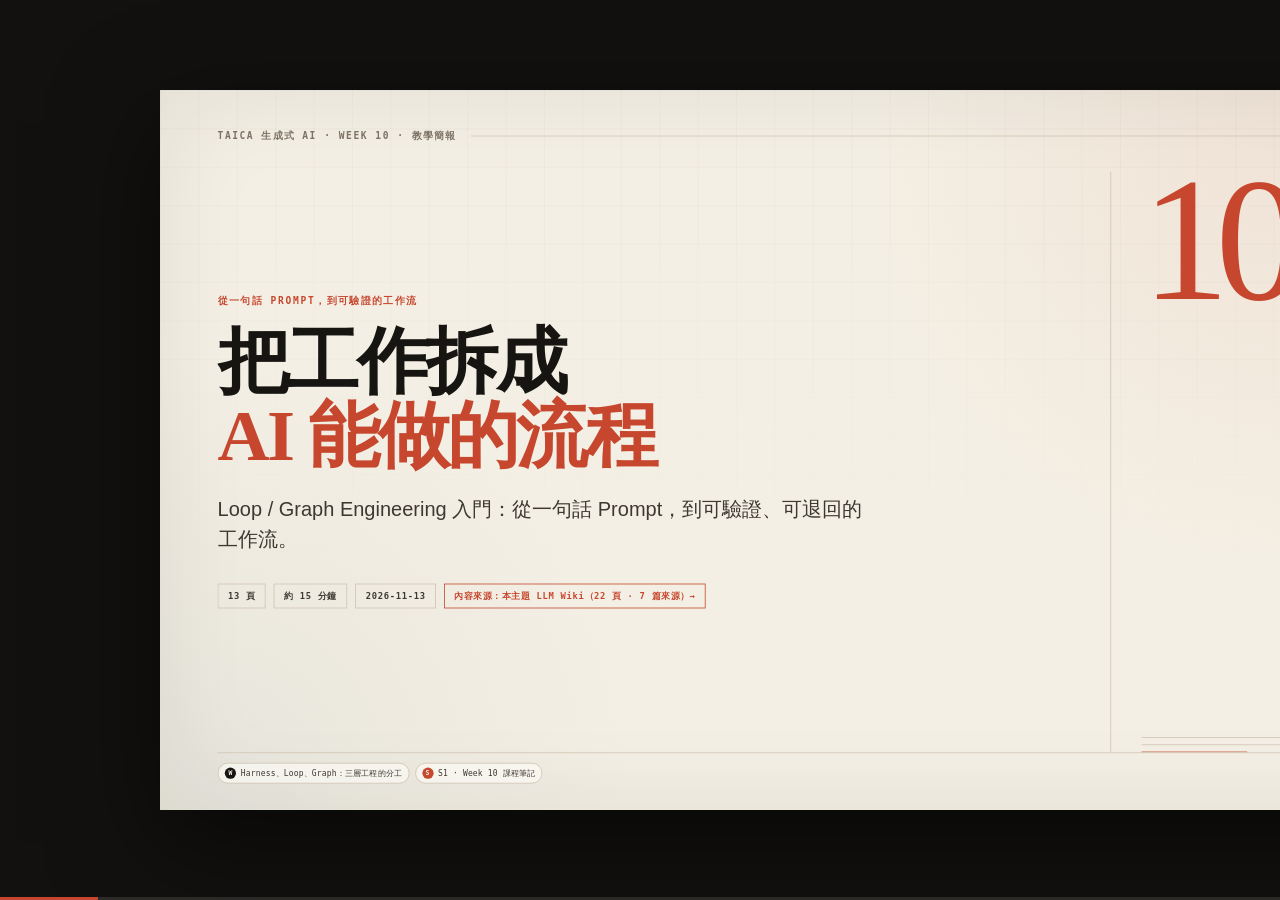
<file: index.html>
<!DOCTYPE html>
<html lang="zh-Hant">
<head>
  <meta charset="utf-8">
  <meta name="viewport" content="width=device-width, initial-scale=1">
  <meta name="description" content="Loop / Graph Engineering 入門">
  <meta name="theme-color" content="#12110f">
  <title>把工作拆成 AI 能做的流程 · Loop / Graph Engineering 入門</title>
  <style>
:root {
  --paper: #f4efe4;
  --paper-2: #e9e0cf;
  --white: #fffdf8;
  --ink: #171512;
  --ink-2: #3d3831;
  --muted: #7c7264;
  --line: #cfc4b2;
  --accent: #c6472e;
  --accent-2: #1f4e5f;
  --gold: #d9a441;
  --serif: "Noto Serif TC", "Songti TC", "PMingLiU", "Palatino Linotype", serif;
  --sans: "Noto Sans TC", "Microsoft JhengHei", "PingFang TC", sans-serif;
  --mono: "JetBrains Mono", "Cascadia Mono", Consolas, monospace;
}

* {
  box-sizing: border-box;
}

html,
body {
  margin: 0;
  height: 100%;
  overflow: hidden;
  background: #12110f;
  color: var(--ink);
  font-family: var(--sans);
}

body {
  display: grid;
  place-items: center;
}

.deck {
  position: fixed;
  inset: 0;
  display: grid;
  place-items: center;
}

.stage {
  position: relative;
  width: 1600px;
  height: 900px;
  transform: scale(var(--scale, 1));
  transform-origin: center center;
  background: var(--paper);
  box-shadow: 0 40px 120px rgba(0, 0, 0, 0.55);
}

.slide {
  position: absolute;
  inset: 0;
  display: flex;
  flex-direction: column;
  padding: 42px 72px 30px;
  background:
    radial-gradient(circle at 88% 8%, rgba(198, 71, 46, 0.07), transparent 32%),
    radial-gradient(circle at 4% 96%, rgba(31, 78, 95, 0.06), transparent 30%),
    var(--paper);
  visibility: hidden;
  opacity: 0;
  pointer-events: none;
  overflow: hidden;
}

.slide::before {
  content: "";
  position: absolute;
  inset: 0;
  pointer-events: none;
  background-image:
    linear-gradient(to right, rgba(23, 21, 18, 0.045) 1px, transparent 1px),
    linear-gradient(to bottom, rgba(23, 21, 18, 0.045) 1px, transparent 1px);
  background-size: 48px 48px;
  mask-image: linear-gradient(to bottom, rgba(0, 0, 0, 0.6), transparent 72%);
}

.slide::after {
  content: "";
  position: absolute;
  inset: 0;
  pointer-events: none;
  box-shadow: inset 0 0 120px rgba(23, 21, 18, 0.08);
}

.slide.is-active {
  visibility: visible;
  opacity: 1;
  pointer-events: auto;
}

.slide-top {
  position: relative;
  z-index: 2;
  display: flex;
  align-items: center;
  gap: 18px;
  height: 30px;
  flex: 0 0 auto;
}

.kicker {
  font: 600 12px/1 var(--mono);
  letter-spacing: 0.16em;
  text-transform: uppercase;
  color: var(--muted);
  white-space: nowrap;
}

.top-rule {
  flex: 1 1 auto;
  height: 1px;
  background: var(--line);
}

.top-index {
  font: 700 12px/1 var(--mono);
  letter-spacing: 0.08em;
  color: var(--accent);
}

.slide-inner {
  position: relative;
  z-index: 2;
  flex: 1 1 auto;
  min-height: 0;
  display: flex;
  flex-direction: column;
  padding-top: 24px;
  overflow: hidden;
}

.slide-footer {
  position: relative;
  z-index: 2;
  flex: 0 0 auto;
  display: flex;
  align-items: center;
  justify-content: space-between;
  gap: 16px;
  height: 42px;
  padding-top: 9px;
  border-top: 1px solid var(--line);
}

.cite-chips {
  display: flex;
  align-items: center;
  gap: 7px;
  flex-wrap: wrap;
  min-width: 0;
}

.cite-chip {
  display: inline-flex;
  align-items: center;
  gap: 6px;
  padding: 5px 8px;
  border: 1px solid var(--line);
  border-radius: 999px;
  background: rgba(255, 253, 248, 0.62);
  color: var(--ink-2);
  font: 500 10px/1 var(--mono);
  letter-spacing: 0.02em;
  text-decoration: none;
  white-space: nowrap;
}

.cite-chip::before {
  display: inline-grid;
  place-items: center;
  width: 14px;
  height: 14px;
  border-radius: 50%;
  background: var(--ink);
  color: var(--paper);
  font: 700 8px/1 var(--mono);
}

.cite-chip.wiki::before {
  content: "W";
}

.cite-chip.src::before {
  content: "S";
  background: var(--accent);
}

.cite-chip:hover {
  border-color: var(--accent);
  color: var(--accent);
}

.page-no {
  font: 600 11px/1 var(--mono);
  letter-spacing: 0.08em;
  color: var(--muted);
  white-space: nowrap;
}

h1,
h2,
h3,
p,
blockquote {
  margin: 0;
}

h1 {
  font-family: var(--serif);
  font-weight: 600;
  font-size: 78px;
  line-height: 1.02;
  letter-spacing: -0.035em;
}

h2 {
  font-family: var(--serif);
  font-weight: 600;
  font-size: 56px;
  line-height: 1.06;
  letter-spacing: -0.03em;
}

h3 {
  font-family: var(--sans);
  font-weight: 700;
  font-size: 26px;
  line-height: 1.2;
}

em {
  font-style: normal;
  color: var(--accent);
}

.lead {
  max-width: 1020px;
  margin-top: 16px;
  color: var(--ink-2);
  font-size: 23px;
  line-height: 1.55;
}

.section-head {
  flex: 0 0 auto;
}

.bottom-note {
  flex: 0 0 auto;
  margin-top: auto;
  padding-top: 14px;
  border-top: 1px solid var(--line);
  color: var(--ink-2);
  font: 600 17px/1.4 var(--sans);
}

.bottom-note::before {
  content: "↳";
  margin-right: 10px;
  color: var(--accent);
  font-family: var(--mono);
}

/* Cover */
.layout-cover .slide-inner {
  padding-top: 30px;
}

.cover-grid {
  display: grid;
  grid-template-columns: 1fr 340px;
  gap: 58px;
  height: 100%;
}

.cover-main {
  display: flex;
  flex-direction: column;
  justify-content: center;
  padding-bottom: 24px;
}

.cover-eyebrow {
  margin-bottom: 24px;
  color: var(--accent);
  font: 700 12px/1 var(--mono);
  letter-spacing: 0.18em;
  text-transform: uppercase;
}

.cover-main h1 {
  font-size: 90px;
}

.cover-sub {
  max-width: 820px;
  margin-top: 26px;
  color: var(--ink-2);
  font-size: 25px;
  line-height: 1.55;
}

.cover-meta {
  display: flex;
  gap: 10px;
  margin-top: 36px;
}

.cover-meta .cover-wiki {
  padding: 9px 12px;
  border: 1px solid var(--accent, currentColor);
  color: var(--accent, inherit);
  font: 600 11px/1 var(--mono);
  letter-spacing: 0.08em;
  text-decoration: none;
}

.cover-meta span {
  padding: 9px 12px;
  border: 1px solid var(--line);
  color: var(--ink-2);
  font: 600 11px/1 var(--mono);
  letter-spacing: 0.08em;
}

.cover-side {
  display: flex;
  flex-direction: column;
  justify-content: space-between;
  padding-left: 38px;
  border-left: 1px solid var(--line);
}

.cover-mark {
  color: var(--accent);
  font-family: var(--serif);
  font-size: 220px;
  line-height: 0.78;
  letter-spacing: -0.08em;
}

.cover-lines {
  display: flex;
  flex-direction: column;
  gap: 8px;
}

.cover-lines span {
  height: 1px;
  background: var(--line);
}

.cover-lines span:nth-child(2) {
  width: 72%;
}

.cover-lines span:nth-child(3) {
  width: 44%;
  background: var(--accent);
}

/* Three-up cards */
.cards.three {
  display: grid;
  grid-template-columns: repeat(3, 1fr);
  gap: 18px;
  margin-top: 34px;
}

.card {
  display: flex;
  flex-direction: column;
  min-height: 268px;
  padding: 22px 22px 20px;
  border: 1px solid var(--line);
  border-top: 4px solid var(--ink);
  background: rgba(255, 253, 248, 0.55);
}

.card-num {
  color: var(--accent);
  font: 700 12px/1 var(--mono);
  letter-spacing: 0.14em;
}

.card h3 {
  margin-top: 16px;
  font-size: 28px;
}

.card p {
  margin-top: 12px;
  color: var(--ink-2);
  font-size: 19px;
  line-height: 1.55;
}

.tag {
  align-self: flex-start;
  margin-top: auto;
  padding-bottom: 4px;
  border-bottom: 2px solid var(--gold);
  color: var(--muted);
  font: 600 10px/1 var(--mono);
  letter-spacing: 0.12em;
  text-transform: uppercase;
}

/* Diagram */
.diagram-wrap {
  flex: 1 1 auto;
  min-height: 0;
  display: flex;
  align-items: center;
  margin-top: 12px;
}

.diagram-wrap svg {
  width: 100%;
  height: auto;
  max-height: 100%;
}

.diagram-notes {
  display: grid;
  grid-template-columns: repeat(3, 1fr);
  gap: 18px;
  margin-top: 8px;
}

.diagram-notes > div {
  padding-left: 14px;
  border-left: 3px solid var(--accent);
}

.diagram-notes strong {
  display: block;
  margin-bottom: 6px;
  color: var(--accent);
  font: 700 11px/1 var(--mono);
  letter-spacing: 0.14em;
  text-transform: uppercase;
}

.diagram-notes p {
  color: var(--ink-2);
  font-size: 15px;
  line-height: 1.45;
}

/* Loop */
.loop-layout {
  flex: 1 1 auto;
  min-height: 0;
  display: grid;
  grid-template-columns: 520px 1fr;
  gap: 40px;
  align-items: center;
}

.loop-visual svg {
  width: 100%;
  height: auto;
}

.loop-list {
  display: flex;
  flex-direction: column;
  gap: 9px;
}

.loop-item {
  display: grid;
  grid-template-columns: 42px 1fr;
  gap: 12px;
  padding-bottom: 9px;
  border-bottom: 1px solid var(--line);
}

.loop-item .num {
  padding-top: 3px;
  color: var(--accent);
  font: 700 12px/1 var(--mono);
}

.loop-item h3 {
  font-size: 21px;
}

.loop-item p {
  margin-top: 4px;
  color: var(--ink-2);
  font-size: 15px;
  line-height: 1.45;
}

/* Split */
.split {
  flex: 0 0 auto;
  min-height: 0;
  display: grid;
  grid-template-columns: 1fr 1fr;
  gap: 44px;
  margin-top: 26px;
  align-items: start;
}

.split-col {
  min-width: 0;
}

.split-col > h3 {
  margin-bottom: 16px;
  color: var(--accent);
  font: 700 11px/1 var(--mono);
  letter-spacing: 0.14em;
  text-transform: uppercase;
}

.bullet-list {
  display: flex;
  flex-direction: column;
  gap: 13px;
  margin: 0;
  padding: 0;
  list-style: none;
}

.bullet-list li {
  position: relative;
  padding-left: 24px;
  color: var(--ink-2);
  font-size: 19px;
  line-height: 1.5;
}

.bullet-list li::before {
  content: "—";
  position: absolute;
  left: 0;
  color: var(--accent);
}

.panel {
  padding: 24px;
  border: 1px solid var(--line);
  background: rgba(255, 253, 248, 0.55);
}

.code-block {
  margin: 0;
  padding: 20px;
  overflow: hidden;
  background: var(--ink);
  color: #f4efe4;
  font: 500 16px/1.75 var(--mono);
  white-space: pre;
}

.callout {
  max-width: 1180px;
  margin-top: 30px;
  padding: 18px 0 0 22px;
  border-left: 4px solid var(--accent);
  color: var(--ink);
  font-family: var(--serif);
  font-size: 28px;
  line-height: 1.45;
}

.warning {
  max-width: 1100px;
  margin-top: 18px;
  padding: 15px 18px;
  border-left: 4px solid var(--gold);
  background: rgba(217, 164, 65, 0.12);
  color: var(--ink-2);
  font-size: 17px;
  line-height: 1.5;
}

.warning::before {
  content: "注意";
  margin-right: 10px;
  color: var(--accent);
  font: 700 11px/1 var(--mono);
  letter-spacing: 0.12em;
}

.flow-strip {
  display: flex;
  align-items: center;
  gap: 12px;
  margin-top: 26px;
  padding: 14px 0;
  border-top: 1px solid var(--line);
  border-bottom: 1px solid var(--line);
}

.flow-strip span {
  padding: 8px 12px;
  border: 1px solid var(--line);
  color: var(--ink-2);
  font: 600 12px/1 var(--mono);
  letter-spacing: 0.08em;
}

.flow-strip i {
  color: var(--accent);
  font-style: normal;
}

.bar-chart {
  display: flex;
  flex-direction: column;
  gap: 14px;
  max-width: 1100px;
  margin-top: 28px;
}

.bar-row {
  display: grid;
  grid-template-columns: 90px 1fr 50px;
  gap: 14px;
  align-items: center;
}

.bar-label {
  color: var(--muted);
  font: 600 12px/1 var(--mono);
  letter-spacing: 0.08em;
}

.bar-track {
  height: 20px;
  background: var(--paper-2);
}

.bar-fill {
  height: 100%;
  background: var(--accent);
}

.bar-value {
  color: var(--accent);
  font: 700 13px/1 var(--mono);
  text-align: right;
}

/* Pipeline */
.pipeline-wrap {
  flex: 1 1 auto;
  min-height: 0;
  display: flex;
  align-items: center;
  margin-top: 8px;
}

.pipeline-wrap svg {
  width: 100%;
  height: auto;
  max-height: 100%;
}

/* Table */
.deck-table {
  width: 100%;
  margin-top: 24px;
  border-collapse: collapse;
}

.deck-table th {
  padding: 0 16px 11px 0;
  border-bottom: 2px solid var(--ink);
  color: var(--muted);
  font: 700 11px/1 var(--mono);
  letter-spacing: 0.14em;
  text-align: left;
  text-transform: uppercase;
}

.deck-table td {
  padding: 21px 16px 21px 0;
  border-bottom: 1px solid var(--line);
  color: var(--ink-2);
  font-size: 19px;
  line-height: 1.45;
  vertical-align: top;
}

.deck-table td:first-child {
  width: 20%;
  color: var(--ink);
  font-weight: 700;
}

.deck-table td:nth-child(2) {
  width: 32%;
}

/* Metrics */
.metrics-row {
  display: grid;
  grid-template-columns: repeat(5, 1fr);
  gap: 14px;
  margin-top: 38px;
}

.metric {
  padding-top: 14px;
  border-top: 4px solid var(--ink);
}

.metric .value {
  color: var(--accent);
  font-family: var(--serif);
  font-size: 78px;
  line-height: 0.9;
  letter-spacing: -0.04em;
}

.metric .label {
  margin-top: 10px;
  color: var(--muted);
  font: 600 11px/1 var(--mono);
  letter-spacing: 0.12em;
}

.metric-pipeline {
  display: flex;
  align-items: center;
  gap: 10px;
  margin-top: auto;
  padding-top: 18px;
  border-top: 1px solid var(--line);
  color: var(--muted);
  font: 600 11px/1 var(--mono);
  letter-spacing: 0.08em;
}

.metric-pipeline span {
  padding: 7px 10px;
  border: 1px solid var(--line);
}

.metric-pipeline i {
  color: var(--accent);
  font-style: normal;
}

/* Checklist */
.checklist-grid {
  display: grid;
  grid-template-columns: 1fr 1fr;
  gap: 18px 28px;
  margin-top: 32px;
}

.check-item {
  display: grid;
  grid-template-columns: 26px 1fr;
  gap: 12px;
  align-items: start;
  padding-bottom: 15px;
  border-bottom: 1px solid var(--line);
}

.check-item .box {
  position: relative;
  width: 17px;
  height: 17px;
  margin-top: 2px;
  border: 2px solid var(--ink);
}

.check-item .box::after {
  content: "";
  position: absolute;
  left: 3px;
  top: -1px;
  width: 7px;
  height: 12px;
  border-right: 2px solid var(--accent);
  border-bottom: 2px solid var(--accent);
  transform: rotate(42deg);
}

.check-item p {
  color: var(--ink-2);
  font-size: 20px;
  line-height: 1.45;
}

/* End */
.end-layout {
  display: grid;
  grid-template-columns: 1fr 340px;
  gap: 56px;
  height: 100%;
  align-items: center;
}

.end-layout h1 {
  font-size: 82px;
}

.end-sub {
  margin-top: 24px;
  color: var(--ink-2);
  font-size: 23px;
  line-height: 1.5;
}

.end-layout blockquote {
  margin-top: 34px;
  padding-left: 20px;
  border-left: 4px solid var(--accent);
  font-family: var(--serif);
  font-size: 27px;
  line-height: 1.42;
}

.end-links {
  display: flex;
  flex-direction: column;
  gap: 9px;
}

.end-links a {
  display: flex;
  align-items: center;
  justify-content: space-between;
  padding: 15px 17px;
  border: 1px solid var(--line);
  color: var(--ink);
  font: 600 13px/1 var(--mono);
  text-decoration: none;
}

.end-links a::after {
  content: "↗";
  color: var(--accent);
}

.end-links a:hover {
  border-color: var(--accent);
  color: var(--accent);
}

/* HUD */
.hud {
  position: fixed;
  right: 14px;
  top: 50%;
  bottom: auto;
  left: auto;
  z-index: 50;
  display: flex;
  flex-direction: column;
  gap: 7px;
  transform: translateY(-50%);
  opacity: 0;
  pointer-events: none;
  transition: opacity 0.2s ease;
}

.hud-trigger {
  position: fixed;
  top: 0;
  right: 0;
  bottom: 0;
  z-index: 49;
  width: 16px;
}

.hud-trigger:hover + .hud,
.hud:hover,
.hud:focus-within {
  opacity: 1;
  pointer-events: auto;
}

.hud button {
  min-width: 52px;
  padding: 7px 10px;
  border: 1px solid rgba(244, 239, 228, 0.28);
  background: rgba(18, 17, 15, 0.72);
  color: #f4efe4;
  font: 600 10px/1 var(--mono);
  letter-spacing: 0.08em;
  text-align: center;
  cursor: pointer;
}

.hud button:hover {
  border-color: var(--accent);
  color: var(--accent);
}

.progress {
  position: fixed;
  left: 0;
  right: 0;
  bottom: 0;
  z-index: 60;
  height: 3px;
  background: rgba(244, 239, 228, 0.12);
}

.progress-bar {
  width: 0;
  height: 100%;
  background: var(--accent);
  transition: width 0.25s ease;
}

/* Overview */
.overview,
.help {
  position: fixed;
  inset: 0;
  z-index: 100;
  display: none;
  padding: 38px;
  overflow: auto;
  background: rgba(18, 17, 15, 0.96);
  color: #f4efe4;
}

.overview.is-open,
.help.is-open {
  display: block;
}

.overview h2,
.help h2 {
  margin-bottom: 22px;
  color: #f4efe4;
  font-family: var(--serif);
  font-size: 34px;
}

.overview-grid {
  display: grid;
  grid-template-columns: repeat(4, 1fr);
  gap: 14px;
}

.overview-card {
  padding: 16px;
  border: 1px solid rgba(244, 239, 228, 0.2);
  background: rgba(244, 239, 228, 0.04);
  cursor: pointer;
}

.overview-card:hover {
  border-color: var(--accent);
}

.overview-card .n {
  color: var(--accent);
  font: 700 11px/1 var(--mono);
}

.overview-card .t {
  margin-top: 10px;
  color: #f4efe4;
  font-size: 15px;
  line-height: 1.35;
}

.help-body {
  max-width: 760px;
  color: rgba(244, 239, 228, 0.82);
  font-size: 16px;
  line-height: 1.7;
}

.help-body kbd {
  padding: 2px 6px;
  border: 1px solid rgba(244, 239, 228, 0.3);
  font-family: var(--mono);
  font-size: 12px;
}

/* Motion */
.slide.is-active .slide-inner > * {
  animation: rise 0.42s ease both;
}

.slide.is-active .slide-inner > *:nth-child(2) {
  animation-delay: 0.05s;
}

.slide.is-active .slide-inner > *:nth-child(3) {
  animation-delay: 0.1s;
}

@keyframes rise {
  from {
    opacity: 0;
    transform: translateY(10px);
  }
  to {
    opacity: 1;
    transform: none;
  }
}

@media (prefers-reduced-motion: reduce) {
  *,
  *::before,
  *::after {
    animation: none !important;
    transition: none !important;
  }
}

html[data-static="true"] *,
html[data-static="true"] *::before,
html[data-static="true"] *::after {
  animation: none !important;
  transition: none !important;
}

@media print {
  html,
  body {
    overflow: visible;
    background: #fff;
  }

  .deck {
    position: static;
    display: block;
  }

  .stage {
    width: auto;
    height: auto;
    transform: none;
    box-shadow: none;
  }

  .slide {
    position: relative;
    width: 1600px;
    height: 900px;
    visibility: visible;
    opacity: 1;
    page-break-after: always;
  }

  .hud,
  .progress,
  .overview,
  .help {
    display: none !important;
  }
}

  </style>
</head>
<body>
  <main class="deck" aria-label="教學簡報">
    <div class="stage">

    <section class="slide layout-cover" id="slide-1" data-wiki="concepts/harness-loop-graph" data-sources="S1" aria-hidden="true">
      <div class="slide-top">
        <span class="kicker">TAICA 生成式 AI · Week 10 · 教學簡報</span>
        <span class="top-rule"></span>
        <span class="top-index">01</span>
      </div>
      <div class="slide-inner">
      <div class="cover-grid">
        <div class="cover-main">
          <div class="cover-eyebrow">從一句話 Prompt，到可驗證的工作流</div>
          <h1>把工作拆成<br><em>AI 能做的流程</em></h1>
          <p class="cover-sub">Loop / Graph Engineering 入門：從一句話 Prompt，到可驗證、可退回的工作流。</p>
          <div class="cover-meta"><span>13 頁</span><span>約 15 分鐘</span><span>2026-11-13</span><a class="cover-wiki" href="wiki.html">內容來源：本主題 LLM Wiki（22 頁 · 7 篇來源）→</a></div>
        </div>
        <div class="cover-side">
          <div class="cover-mark">10</div>
          <div class="cover-lines"><span></span><span></span><span></span></div>
        </div>
      </div>
    </div>
      <footer class="slide-footer">
        <div class="cite-chips"><a class="cite-chip wiki" href="wiki.html#harness-loop-graph" title="Wiki: concepts/harness-loop-graph">Harness、Loop、Graph：三層工程的分工</a><a class="cite-chip src" href="https://www.youtube.com/live/pEmuTl9vTf8" target="_blank" rel="noopener" title="Week 10 課程筆記">S1 · Week 10 課程筆記</a></div>
        <span class="page-no">01 / 13</span>
      </footer>
    </section>
            
    <section class="slide layout-three-up" id="slide-2" data-wiki="methods/teaching-deck-pipeline,concepts/verification" data-sources="S1" aria-hidden="true">
      <div class="slide-top">
        <span class="kicker">01 / 為什麼</span>
        <span class="top-rule"></span>
        <span class="top-index">02</span>
      </div>
      <div class="slide-inner"><div class="section-head"><h2>你以為在用 AI，<br>其實你在當 AI 的迴圈。</h2><p class="lead">一句話 Prompt 生出 HTML 很快，但接下來是人類無止盡的檢查與重下指令。</p></div><div class="cards three">
            <article class="card">
              <div class="card-num">01</div>
              <h3>排版爆版</h3>
              <p>第 5 頁字太多，直接跑出投影片畫面外。</p>
              <span class="tag">Overflow</span>
            </article>
            
            <article class="card">
              <div class="card-num">02</div>
              <h3>數字沒出處</h3>
              <p>簡報寫「準確率提升 37%」，出自哪一篇、哪個實驗？</p>
              <span class="tag">Traceability</span>
            </article>
            
            <article class="card">
              <div class="card-num">03</div>
              <h3>只讀了 3 篇</h3>
              <p>Wiki 有 8 篇相關論文，AI 只挑了最前面的 3 篇。</p>
              <span class="tag">Coverage</span>
            </article>
            </div><p class="bottom-note">表面上是 AI 在做，實際上是你自己在跑迴圈。</p></div>
      <footer class="slide-footer">
        <div class="cite-chips"><a class="cite-chip wiki" href="wiki.html#teaching-deck-pipeline" title="Wiki: methods/teaching-deck-pipeline">本專案的 Graph：從 Wiki 到 13 頁教學簡報</a><a class="cite-chip wiki" href="wiki.html#verification" title="Wiki: concepts/verification">雙軌驗證：程式檢查與獨立 AI 審查</a><a class="cite-chip src" href="https://www.youtube.com/live/pEmuTl9vTf8" target="_blank" rel="noopener" title="Week 10 課程筆記">S1 · Week 10 課程筆記</a></div>
        <span class="page-no">02 / 13</span>
      </footer>
    </section>
            
    <section class="slide layout-diagram" id="slide-3" data-wiki="comparisons/prompt-loop-graph,concepts/harness-loop-graph" data-sources="S1,S2" aria-hidden="true">
      <div class="slide-top">
        <span class="kicker">02 / 結構</span>
        <span class="top-rule"></span>
        <span class="top-index">03</span>
      </div>
      <div class="slide-inner"><div class="section-head"><h2>Prompt、Loop、Graph：<br>差別是「誰決定下一步」。</h2><p class="lead">三者在圖論上都是圖，差別在節點數量、條件邊與退回邊。</p></div><div class="diagram-wrap"><svg viewBox="0 0 1400 420" role="img" aria-label="Prompt、Loop、Graph 三種結構圖">
    <defs>
      <marker id="arrow-accent" viewBox="0 0 10 10" refX="8" refY="5" markerWidth="7" markerHeight="7" orient="auto-start-reverse">
        <path d="M0,0 L10,5 L0,10 z" fill="#c6472e"/>
      </marker>
      <marker id="arrow-ink" viewBox="0 0 10 10" refX="8" refY="5" markerWidth="7" markerHeight="7" orient="auto-start-reverse">
        <path d="M0,0 L10,5 L0,10 z" fill="#171512"/>
      </marker>
      <marker id="arrow-muted" viewBox="0 0 10 10" refX="8" refY="5" markerWidth="7" markerHeight="7" orient="auto-start-reverse">
        <path d="M0,0 L10,5 L0,10 z" fill="#7c7264"/>
      </marker>
    </defs>
    <text x="220.0" y="30.0" font-size="13" fill="#c6472e" text-anchor="middle" font-weight="700" font-family="Cascadia Mono, Consolas, monospace" letter-spacing="2.2">PROMPT</text><text x="220.0" y="56.0" font-size="16" fill="#7c7264" text-anchor="middle" font-weight="500" font-family="Noto Sans TC, Microsoft JhengHei, PingFang TC, sans-serif" letter-spacing="0">一次，單一節點</text><line x1="10.0" y1="74.0" x2="430.0" y2="74.0" stroke="#cfc4b2" stroke-width="1.2"/><text x="690.0" y="30.0" font-size="13" fill="#c6472e" text-anchor="middle" font-weight="700" font-family="Cascadia Mono, Consolas, monospace" letter-spacing="2.2">LOOP</text><text x="690.0" y="56.0" font-size="16" fill="#7c7264" text-anchor="middle" font-weight="500" font-family="Noto Sans TC, Microsoft JhengHei, PingFang TC, sans-serif" letter-spacing="0">A ↺ 反覆修正</text><line x1="480.0" y1="74.0" x2="900.0" y2="74.0" stroke="#cfc4b2" stroke-width="1.2"/><text x="1160.0" y="30.0" font-size="13" fill="#c6472e" text-anchor="middle" font-weight="700" font-family="Cascadia Mono, Consolas, monospace" letter-spacing="2.2">GRAPH</text><text x="1160.0" y="56.0" font-size="16" fill="#7c7264" text-anchor="middle" font-weight="500" font-family="Noto Sans TC, Microsoft JhengHei, PingFang TC, sans-serif" letter-spacing="0">A → B → C + 退回邊</text><line x1="950.0" y1="74.0" x2="1370.0" y2="74.0" stroke="#cfc4b2" stroke-width="1.2"/><rect x="80.0" y="190.0" width="130.0" height="74.0" rx="2" fill="#fffdf8" stroke="#171512" stroke-width="2"/><text x="145.0" y="229.0" font-size="21" fill="#171512" text-anchor="middle" font-weight="700" font-family="Noto Sans TC, Microsoft JhengHei, PingFang TC, sans-serif" letter-spacing="0">A</text><text x="145.0" y="251.0" font-size="11" fill="#7c7264" text-anchor="middle" font-weight="600" font-family="Cascadia Mono, Consolas, monospace" letter-spacing="1.2">一次 Prompt</text><path d="M210,227 L310,227" fill="none" stroke="#171512" stroke-width="2.2" marker-end="url(#arrow-ink)"/><text x="350.0" y="234.0" font-size="16" fill="#7c7264" text-anchor="middle" font-weight="700" font-family="Cascadia Mono, Consolas, monospace" letter-spacing="1.6">END</text><rect x="620.0" y="190.0" width="140.0" height="74.0" rx="2" fill="#fffdf8" stroke="#c6472e" stroke-width="2"/><text x="690.0" y="229.0" font-size="21" fill="#171512" text-anchor="middle" font-weight="700" font-family="Noto Sans TC, Microsoft JhengHei, PingFang TC, sans-serif" letter-spacing="0">A</text><text x="690.0" y="251.0" font-size="11" fill="#7c7264" text-anchor="middle" font-weight="600" font-family="Cascadia Mono, Consolas, monospace" letter-spacing="1.2">觀察 → 行動 → 驗證</text><path d="M630,190 C580,110 800,110 750,190" fill="none" stroke="#c6472e" stroke-width="2.4" marker-end="url(#arrow-accent)"/><text x="690.0" y="118.0" font-size="14" fill="#c6472e" text-anchor="middle" font-weight="700" font-family="Cascadia Mono, Consolas, monospace" letter-spacing="1.2">↺ 回到自己</text><text x="690.0" y="320.0" font-size="14" fill="#7c7264" text-anchor="middle" font-weight="600" font-family="Noto Sans TC, Microsoft JhengHei, PingFang TC, sans-serif" letter-spacing="0">目標 · 驗證 · 剎車</text><rect x="980.0" y="195.0" width="92.0" height="64.0" rx="2" fill="#fffdf8" stroke="#171512" stroke-width="2"/><text x="1026.0" y="229.0" font-size="21" fill="#171512" text-anchor="middle" font-weight="700" font-family="Noto Sans TC, Microsoft JhengHei, PingFang TC, sans-serif" letter-spacing="0">A</text><text x="1026.0" y="251.0" font-size="11" fill="#7c7264" text-anchor="middle" font-weight="600" font-family="Cascadia Mono, Consolas, monospace" letter-spacing="1.2">N1</text><rect x="1114.0" y="195.0" width="92.0" height="64.0" rx="2" fill="#fffdf8" stroke="#171512" stroke-width="2"/><text x="1160.0" y="229.0" font-size="21" fill="#171512" text-anchor="middle" font-weight="700" font-family="Noto Sans TC, Microsoft JhengHei, PingFang TC, sans-serif" letter-spacing="0">B</text><text x="1160.0" y="251.0" font-size="11" fill="#7c7264" text-anchor="middle" font-weight="600" font-family="Cascadia Mono, Consolas, monospace" letter-spacing="1.2">N2</text><rect x="1248.0" y="195.0" width="92.0" height="64.0" rx="2" fill="#fffdf8" stroke="#171512" stroke-width="2"/><text x="1294.0" y="229.0" font-size="21" fill="#171512" text-anchor="middle" font-weight="700" font-family="Noto Sans TC, Microsoft JhengHei, PingFang TC, sans-serif" letter-spacing="0">C</text><text x="1294.0" y="251.0" font-size="11" fill="#7c7264" text-anchor="middle" font-weight="600" font-family="Cascadia Mono, Consolas, monospace" letter-spacing="1.2">N3</text><path d="M1072,227 L1114,227" fill="none" stroke="#171512" stroke-width="2.2" marker-end="url(#arrow-ink)"/><path d="M1206,227 L1248,227" fill="none" stroke="#171512" stroke-width="2.2" marker-end="url(#arrow-ink)"/><path d="M1294,259 C1294,330 1160,330 1160,259" fill="none" stroke="#c6472e" stroke-width="2.2" stroke-dasharray="7 6" marker-end="url(#arrow-accent)"/><text x="1228.0" y="350.0" font-size="13" fill="#c6472e" text-anchor="middle" font-weight="700" font-family="Cascadia Mono, Consolas, monospace" letter-spacing="1.2">退回邊</text></svg></div><div class="diagram-notes"><div><strong>Prompt</strong><p>這一輪要做什麼；人類讀完再寫下一句。</p></div><div><strong>Loop</strong><p>目標、驗證、停止條件；系統依檢查結果決定下一步。</p></div><div><strong>Graph</strong><p>節點、條件邊、退回邊；人類事先畫好流程。</p></div></div><p class="bottom-note">Prompt 最輕，Graph 最重；任務需要多少結構，就選哪一種。</p></div>
      <footer class="slide-footer">
        <div class="cite-chips"><a class="cite-chip wiki" href="wiki.html#prompt-loop-graph" title="Wiki: comparisons/prompt-loop-graph">Prompt、Loop、Graph 怎麼選？</a><a class="cite-chip wiki" href="wiki.html#harness-loop-graph" title="Wiki: concepts/harness-loop-graph">Harness、Loop、Graph：三層工程的分工</a><a class="cite-chip src" href="https://www.youtube.com/live/pEmuTl9vTf8" target="_blank" rel="noopener" title="Week 10 課程筆記">S1 · Week 10 課程筆記</a><a class="cite-chip src" href="https://x.com/N01ennn/status/2097264706088014123" target="_blank" rel="noopener" title="Agentic workflow / HumanEval">S2 · Agentic workflow / HumanEval</a></div>
        <span class="page-no">03 / 13</span>
      </footer>
    </section>
            
    <section class="slide layout-loop" id="slide-4" data-wiki="concepts/loop-five-elements,concepts/stop-conditions" data-sources="S1,S5" aria-hidden="true">
      <div class="slide-top">
        <span class="kicker">03 / Loop</span>
        <span class="top-rule"></span>
        <span class="top-index">04</span>
      </div>
      <div class="slide-inner"><div class="section-head"><h2>一個 Loop，<br>要寫清楚五件事。</h2><p class="lead">少了任何一個，AI 就會用「看起來差不多」的標準交差。</p></div><div class="loop-layout"><div class="loop-visual"><svg viewBox="0 0 600 600" role="img" aria-label="Loop 五要素循環圖">
    <defs>
      <marker id="arrow-accent" viewBox="0 0 10 10" refX="8" refY="5" markerWidth="7" markerHeight="7" orient="auto-start-reverse">
        <path d="M0,0 L10,5 L0,10 z" fill="#c6472e"/>
      </marker>
      <marker id="arrow-ink" viewBox="0 0 10 10" refX="8" refY="5" markerWidth="7" markerHeight="7" orient="auto-start-reverse">
        <path d="M0,0 L10,5 L0,10 z" fill="#171512"/>
      </marker>
      <marker id="arrow-muted" viewBox="0 0 10 10" refX="8" refY="5" markerWidth="7" markerHeight="7" orient="auto-start-reverse">
        <path d="M0,0 L10,5 L0,10 z" fill="#7c7264"/>
      </marker>
    </defs>
    <circle cx="300" cy="300" r="190" fill="none" stroke="#cfc4b2" stroke-width="1.4" stroke-dasharray="4 8"/><path d="M371.2,123.8 A190,190 0 0 1 445.5,177.9" fill="none" stroke="#c6472e" stroke-width="2.0" marker-end="url(#arrow-accent)"/><path d="M489.5,313.3 A190,190 0 0 1 461.1,400.7" fill="none" stroke="#c6472e" stroke-width="2.0" marker-end="url(#arrow-accent)"/><path d="M346.0,484.4 A190,190 0 0 1 254.0,484.4" fill="none" stroke="#c6472e" stroke-width="2.0" marker-end="url(#arrow-accent)"/><path d="M138.9,400.7 A190,190 0 0 1 110.5,313.3" fill="none" stroke="#c6472e" stroke-width="2.0" marker-end="url(#arrow-accent)"/><path d="M154.5,177.9 A190,190 0 0 1 228.8,123.8" fill="none" stroke="#c6472e" stroke-width="2.0" marker-end="url(#arrow-accent)"/><circle cx="300.0" cy="110.0" r="56" fill="#f4efe4" stroke="#171512" stroke-width="2"/><text x="300.0" y="102.0" font-size="12" fill="#c6472e" text-anchor="middle" font-weight="700" font-family="Cascadia Mono, Consolas, monospace" letter-spacing="1.2">01</text><text x="300.0" y="128.0" font-size="20" fill="#171512" text-anchor="middle" font-weight="700" font-family="Noto Sans TC, Microsoft JhengHei, PingFang TC, sans-serif" letter-spacing="0">目標</text><circle cx="480.7" cy="241.3" r="56" fill="#f4efe4" stroke="#171512" stroke-width="2"/><text x="480.7" y="233.3" font-size="12" fill="#c6472e" text-anchor="middle" font-weight="700" font-family="Cascadia Mono, Consolas, monospace" letter-spacing="1.2">02</text><text x="480.7" y="259.3" font-size="20" fill="#171512" text-anchor="middle" font-weight="700" font-family="Noto Sans TC, Microsoft JhengHei, PingFang TC, sans-serif" letter-spacing="0">限制</text><circle cx="411.7" cy="453.7" r="56" fill="#f4efe4" stroke="#171512" stroke-width="2"/><text x="411.7" y="445.7" font-size="12" fill="#c6472e" text-anchor="middle" font-weight="700" font-family="Cascadia Mono, Consolas, monospace" letter-spacing="1.2">03</text><text x="411.7" y="471.7" font-size="20" fill="#171512" text-anchor="middle" font-weight="700" font-family="Noto Sans TC, Microsoft JhengHei, PingFang TC, sans-serif" letter-spacing="0">驗證</text><circle cx="188.3" cy="453.7" r="56" fill="#f4efe4" stroke="#171512" stroke-width="2"/><text x="188.3" y="445.7" font-size="12" fill="#c6472e" text-anchor="middle" font-weight="700" font-family="Cascadia Mono, Consolas, monospace" letter-spacing="1.2">04</text><text x="188.3" y="471.7" font-size="20" fill="#171512" text-anchor="middle" font-weight="700" font-family="Noto Sans TC, Microsoft JhengHei, PingFang TC, sans-serif" letter-spacing="0">剎車</text><circle cx="119.3" cy="241.3" r="56" fill="#f4efe4" stroke="#171512" stroke-width="2"/><text x="119.3" y="233.3" font-size="12" fill="#c6472e" text-anchor="middle" font-weight="700" font-family="Cascadia Mono, Consolas, monospace" letter-spacing="1.2">05</text><text x="119.3" y="259.3" font-size="20" fill="#171512" text-anchor="middle" font-weight="700" font-family="Noto Sans TC, Microsoft JhengHei, PingFang TC, sans-serif" letter-spacing="0">觸發</text><text x="300.0" y="296.0" font-size="42" fill="#171512" text-anchor="middle" font-weight="600" font-family="Noto Serif TC, Songti TC, PMingLiU, Palatino Linotype, serif" letter-spacing="-1">LOOP</text><text x="300.0" y="330.0" font-size="13" fill="#7c7264" text-anchor="middle" font-weight="600" font-family="Cascadia Mono, Consolas, monospace" letter-spacing="1.6">5 件事</text><text x="300.0" y="358.0" font-size="13" fill="#c6472e" text-anchor="middle" font-weight="600" font-family="Noto Sans TC, Microsoft JhengHei, PingFang TC, sans-serif" letter-spacing="0">少一個，就不算規格</text></svg></div><div class="loop-list">
            <div class="loop-item">
              <div class="num">01</div>
              <div><h3>目標</h3><p>產出什麼、格式、放哪裡、給誰看。</p></div>
            </div>
            
            <div class="loop-item">
              <div class="num">02</div>
              <div><h3>限制</h3><p>哪些檔案能動、哪些絕對不能動。</p></div>
            </div>
            
            <div class="loop-item">
              <div class="num">03</div>
              <div><h3>驗證</h3><p>程式檢查 + 獨立 AI 審查，雙軌並行。</p></div>
            </div>
            
            <div class="loop-item">
              <div class="num">04</div>
              <div><h3>剎車</h3><p>最多 3 輪、資料不足就停、成本上限。</p></div>
            </div>
            
            <div class="loop-item">
              <div class="num">05</div>
              <div><h3>觸發</h3><p>什麼時候開始跑？誰按下去？</p></div>
            </div>
            </div></div><p class="bottom-note">沒有停止條件的迴圈，只是燒錢。</p></div>
      <footer class="slide-footer">
        <div class="cite-chips"><a class="cite-chip wiki" href="wiki.html#loop-five-elements" title="Wiki: concepts/loop-five-elements">Loop 的五個要素：目標、限制、驗證、剎車、觸發</a><a class="cite-chip wiki" href="wiki.html#stop-conditions" title="Wiki: concepts/stop-conditions">停止條件：沒有剎車的 Loop 只是燒錢</a><a class="cite-chip src" href="https://www.youtube.com/live/pEmuTl9vTf8" target="_blank" rel="noopener" title="Week 10 課程筆記">S1 · Week 10 課程筆記</a><a class="cite-chip src" href="https://x.com/Av1dlive/status/2085405823782842835" target="_blank" rel="noopener" title="Agentic Harness (Kimi K3)">S5 · Agentic Harness (Kimi K3)</a></div>
        <span class="page-no">04 / 13</span>
      </footer>
    </section>
            
    <section class="slide layout-split" id="slide-5" data-wiki="concepts/verification" data-sources="S1,S3,S5" aria-hidden="true">
      <div class="slide-top">
        <span class="kicker">04 / 驗證</span>
        <span class="top-rule"></span>
        <span class="top-index">05</span>
      </div>
      <div class="slide-inner"><div class="section-head"><h2>驗證要雙軌：<br>程式檢查 + 獨立 AI 審查。</h2><p class="lead">程式檢查抓客觀條件，獨立審查抓語意品質；兩者不能互相替代。</p></div>
        <div class="split">
          <div class="split-col"><h3>兩條軌道</h3><ul class="bullet-list"><li>程式檢查：頁數、出處、數字、連結、overflow。</li><li>獨立 AI 審查：忠實度、覆蓋率、教學結構。</li><li>每一條規則都要能回答：哪裡錯、為什麼錯、怎麼修。</li></ul></div>
          <div class="split-col panel"><h3>獨立審查的三個條件</h3><ul class="bullet-list"><li>開啟全新對話，不帶生成過程的記憶。</li><li>只給最終成品與被引用的來源。</li><li>審查者只產出報告，不動手改內容。</li></ul></div>
        </div>
        <div class="flow-strip"><span>生成</span><i>→</i><span>程式檢查</span><i>→</i><span>獨立 AI 審查</span><i>→</i><span>交件</span></div><p class="callout">生成者會護航自己的產出；只有新上下文，才看得到自己的盲點。</p><p class="bottom-note">球員不能兼裁判：不要讓生成者審自己。</p></div>
      <footer class="slide-footer">
        <div class="cite-chips"><a class="cite-chip wiki" href="wiki.html#verification" title="Wiki: concepts/verification">雙軌驗證：程式檢查與獨立 AI 審查</a><a class="cite-chip src" href="https://www.youtube.com/live/pEmuTl9vTf8" target="_blank" rel="noopener" title="Week 10 課程筆記">S1 · Week 10 課程筆記</a><a class="cite-chip src" href="https://www.anthropic.com/engineering/building-effective-agents" target="_blank" rel="noopener" title="Anthropic: Building Effective AI Agents">S3 · Anthropic: Building Effective AI Agents</a><a class="cite-chip src" href="https://x.com/Av1dlive/status/2085405823782842835" target="_blank" rel="noopener" title="Agentic Harness (Kimi K3)">S5 · Agentic Harness (Kimi K3)</a></div>
        <span class="page-no">05 / 13</span>
      </footer>
    </section>
            
    <section class="slide layout-pipeline" id="slide-6" data-wiki="concepts/graph-nodes-edges,concepts/fallback-edges,methods/teaching-deck-pipeline" data-sources="S1,S4" aria-hidden="true">
      <div class="slide-top">
        <span class="kicker">05 / Graph</span>
        <span class="top-rule"></span>
        <span class="top-index">06</span>
      </div>
      <div class="slide-inner"><div class="section-head"><h2>Graph：把「誰能改什麼」畫出來。</h2><p class="lead">七個節點、五個關卡；錯在哪一關，就退回哪一關。</p></div><div class="pipeline-wrap"><svg viewBox="0 0 1400 520" role="img" aria-label="從 Wiki 到簡報的 Graph 流程圖">
    <defs>
      <marker id="arrow-accent" viewBox="0 0 10 10" refX="8" refY="5" markerWidth="7" markerHeight="7" orient="auto-start-reverse">
        <path d="M0,0 L10,5 L0,10 z" fill="#c6472e"/>
      </marker>
      <marker id="arrow-ink" viewBox="0 0 10 10" refX="8" refY="5" markerWidth="7" markerHeight="7" orient="auto-start-reverse">
        <path d="M0,0 L10,5 L0,10 z" fill="#171512"/>
      </marker>
      <marker id="arrow-muted" viewBox="0 0 10 10" refX="8" refY="5" markerWidth="7" markerHeight="7" orient="auto-start-reverse">
        <path d="M0,0 L10,5 L0,10 z" fill="#7c7264"/>
      </marker>
    </defs>
    <rect x="30.0" y="210.0" width="150.0" height="86.0" rx="2" fill="#fffdf8" stroke="#171512" stroke-width="2"/><text x="105.0" y="255.0" font-size="21" fill="#171512" text-anchor="middle" font-weight="700" font-family="Noto Sans TC, Microsoft JhengHei, PingFang TC, sans-serif" letter-spacing="0">檢索</text><text x="105.0" y="277.0" font-size="11" fill="#7c7264" text-anchor="middle" font-weight="600" font-family="Cascadia Mono, Consolas, monospace" letter-spacing="1.2">N1 · sources.md</text><rect x="220.0" y="210.0" width="150.0" height="86.0" rx="2" fill="#fffdf8" stroke="#171512" stroke-width="2"/><text x="295.0" y="255.0" font-size="21" fill="#171512" text-anchor="middle" font-weight="700" font-family="Noto Sans TC, Microsoft JhengHei, PingFang TC, sans-serif" letter-spacing="0">證據卡</text><text x="295.0" y="277.0" font-size="11" fill="#7c7264" text-anchor="middle" font-weight="600" font-family="Cascadia Mono, Consolas, monospace" letter-spacing="1.2">N2 · cards/</text><rect x="410.0" y="210.0" width="150.0" height="86.0" rx="2" fill="#fffdf8" stroke="#171512" stroke-width="2"/><text x="485.0" y="255.0" font-size="21" fill="#171512" text-anchor="middle" font-weight="700" font-family="Noto Sans TC, Microsoft JhengHei, PingFang TC, sans-serif" letter-spacing="0">大綱</text><text x="485.0" y="277.0" font-size="11" fill="#7c7264" text-anchor="middle" font-weight="600" font-family="Cascadia Mono, Consolas, monospace" letter-spacing="1.2">N3 · outline.md</text><rect x="600.0" y="210.0" width="150.0" height="86.0" rx="2" fill="#fffdf8" stroke="#c6472e" stroke-width="2"/><text x="675.0" y="255.0" font-size="21" fill="#171512" text-anchor="middle" font-weight="700" font-family="Noto Sans TC, Microsoft JhengHei, PingFang TC, sans-serif" letter-spacing="0">逐頁稿</text><text x="675.0" y="277.0" font-size="11" fill="#7c7264" text-anchor="middle" font-weight="600" font-family="Cascadia Mono, Consolas, monospace" letter-spacing="1.2">N4 · drafts/</text><rect x="790.0" y="210.0" width="150.0" height="86.0" rx="2" fill="#fffdf8" stroke="#c6472e" stroke-width="2"/><text x="865.0" y="255.0" font-size="21" fill="#171512" text-anchor="middle" font-weight="700" font-family="Noto Sans TC, Microsoft JhengHei, PingFang TC, sans-serif" letter-spacing="0">渲染</text><text x="865.0" y="277.0" font-size="11" fill="#7c7264" text-anchor="middle" font-weight="600" font-family="Cascadia Mono, Consolas, monospace" letter-spacing="1.2">N5 · index.html</text><rect x="980.0" y="210.0" width="150.0" height="86.0" rx="2" fill="#fffdf8" stroke="#171512" stroke-width="2"/><text x="1055.0" y="255.0" font-size="21" fill="#171512" text-anchor="middle" font-weight="700" font-family="Noto Sans TC, Microsoft JhengHei, PingFang TC, sans-serif" letter-spacing="0">審查</text><text x="1055.0" y="277.0" font-size="11" fill="#7c7264" text-anchor="middle" font-weight="600" font-family="Cascadia Mono, Consolas, monospace" letter-spacing="1.2">N6 · review.md</text><rect x="1170.0" y="210.0" width="150.0" height="86.0" rx="2" fill="#fffdf8" stroke="#171512" stroke-width="2"/><text x="1245.0" y="255.0" font-size="21" fill="#171512" text-anchor="middle" font-weight="700" font-family="Noto Sans TC, Microsoft JhengHei, PingFang TC, sans-serif" letter-spacing="0">交件</text><text x="1245.0" y="277.0" font-size="11" fill="#7c7264" text-anchor="middle" font-weight="600" font-family="Cascadia Mono, Consolas, monospace" letter-spacing="1.2">N7 · report.md</text><path d="M180,253 L220,253" fill="none" stroke="#171512" stroke-width="2.0" marker-end="url(#arrow-ink)"/><path d="M370,253 L410,253" fill="none" stroke="#171512" stroke-width="2.0" marker-end="url(#arrow-ink)"/><path d="M560,253 L600,253" fill="none" stroke="#171512" stroke-width="2.0" marker-end="url(#arrow-ink)"/><path d="M750,253 L790,253" fill="none" stroke="#171512" stroke-width="2.0" marker-end="url(#arrow-ink)"/><path d="M940,253 L980,253" fill="none" stroke="#171512" stroke-width="2.0" marker-end="url(#arrow-ink)"/><path d="M1130,253 L1170,253" fill="none" stroke="#171512" stroke-width="2.0" marker-end="url(#arrow-ink)"/><path d="M200,132 L224,156 L200,180 L176,156 Z" fill="#f4efe4" stroke="#c6472e" stroke-width="1.8"/><text x="200.0" y="161.0" font-size="10" fill="#c6472e" text-anchor="middle" font-weight="700" font-family="Cascadia Mono, Consolas, monospace" letter-spacing="0.8">G1</text><text x="200.0" y="112.0" font-size="12" fill="#7c7264" text-anchor="middle" font-weight="600" font-family="Noto Sans TC, Microsoft JhengHei, PingFang TC, sans-serif" letter-spacing="0">覆蓋率</text><path d="M580,132 L604,156 L580,180 L556,156 Z" fill="#f4efe4" stroke="#c6472e" stroke-width="1.8"/><text x="580.0" y="161.0" font-size="10" fill="#c6472e" text-anchor="middle" font-weight="700" font-family="Cascadia Mono, Consolas, monospace" letter-spacing="0.8">G2</text><text x="580.0" y="112.0" font-size="12" fill="#7c7264" text-anchor="middle" font-weight="600" font-family="Noto Sans TC, Microsoft JhengHei, PingFang TC, sans-serif" letter-spacing="0">人類</text><path d="M770,132 L794,156 L770,180 L746,156 Z" fill="#f4efe4" stroke="#c6472e" stroke-width="1.8"/><text x="770.0" y="161.0" font-size="10" fill="#c6472e" text-anchor="middle" font-weight="700" font-family="Cascadia Mono, Consolas, monospace" letter-spacing="0.8">G3</text><text x="770.0" y="112.0" font-size="12" fill="#7c7264" text-anchor="middle" font-weight="600" font-family="Noto Sans TC, Microsoft JhengHei, PingFang TC, sans-serif" letter-spacing="0">忠實度</text><path d="M960,132 L984,156 L960,180 L936,156 Z" fill="#f4efe4" stroke="#c6472e" stroke-width="1.8"/><text x="960.0" y="161.0" font-size="10" fill="#c6472e" text-anchor="middle" font-weight="700" font-family="Cascadia Mono, Consolas, monospace" letter-spacing="0.8">G4</text><text x="960.0" y="112.0" font-size="12" fill="#7c7264" text-anchor="middle" font-weight="600" font-family="Noto Sans TC, Microsoft JhengHei, PingFang TC, sans-serif" letter-spacing="0">版面</text><path d="M1150,132 L1174,156 L1150,180 L1126,156 Z" fill="#f4efe4" stroke="#c6472e" stroke-width="1.8"/><text x="1150.0" y="161.0" font-size="10" fill="#c6472e" text-anchor="middle" font-weight="700" font-family="Cascadia Mono, Consolas, monospace" letter-spacing="0.8">G5</text><text x="1150.0" y="112.0" font-size="12" fill="#7c7264" text-anchor="middle" font-weight="600" font-family="Noto Sans TC, Microsoft JhengHei, PingFang TC, sans-serif" letter-spacing="0">審查</text><path d="M580,180 C580,196 485,196 485,210" fill="none" stroke="#c6472e" stroke-width="1.8" stroke-dasharray="6 5" marker-end="url(#arrow-accent)"/><text x="532.0" y="198.0" font-size="10" fill="#c6472e" text-anchor="middle" font-weight="700" font-family="Cascadia Mono, Consolas, monospace" letter-spacing="0.8">退回</text><path d="M770,180 L770,312 C770,336 730,336 730,296" fill="none" stroke="#c6472e" stroke-width="1.8" stroke-dasharray="6 5" marker-end="url(#arrow-accent)"/><text x="820.0" y="330.0" font-size="10" fill="#c6472e" text-anchor="middle" font-weight="700" font-family="Cascadia Mono, Consolas, monospace" letter-spacing="0.8">只改該頁</text><path d="M960,180 L960,320 C960,380 660,380 660,296" fill="none" stroke="#c6472e" stroke-width="1.8" stroke-dasharray="6 5" marker-end="url(#arrow-accent)"/><text x="810.0" y="390.0" font-size="10" fill="#c6472e" text-anchor="middle" font-weight="700" font-family="Cascadia Mono, Consolas, monospace" letter-spacing="0.8">刪字</text><path d="M1150,180 L1150,320 C1150,450 295,450 295,296" fill="none" stroke="#c6472e" stroke-width="1.8" stroke-dasharray="6 5" marker-end="url(#arrow-accent)"/><text x="720.0" y="462.0" font-size="11" fill="#c6472e" text-anchor="middle" font-weight="700" font-family="Cascadia Mono, Consolas, monospace" letter-spacing="0.6">G5 失敗 → 退回 N2 補卡，再回 N4 補該頁</text><path d="M200,180 C200,196 200,196 200,196" fill="none" stroke="#c6472e" stroke-width="1.8"/><rect x="95.0" y="350.0" width="150.0" height="30.0" rx="15.0" fill="#f4efe4" stroke="#c6472e" stroke-width="1.6"/><text x="170.0" y="369.0" font-size="11" fill="#c6472e" text-anchor="middle" font-weight="700" font-family="Cascadia Mono, Consolas, monospace" letter-spacing="1.0">STOP &lt; 3 頁</text><path d="M200,180 C200,280 170,320 170,350" fill="none" stroke="#c6472e" stroke-width="1.8" stroke-dasharray="6 5" marker-end="url(#arrow-accent)"/><line x1="40.0" y1="486.0" x2="100.0" y2="486.0" stroke="#171512" stroke-width="2"/><text x="110.0" y="491.0" font-size="11" fill="#7c7264" text-anchor="start" font-weight="600" font-family="Cascadia Mono, Consolas, monospace" letter-spacing="0.8">前進</text><line x1="180.0" y1="486.0" x2="240.0" y2="486.0" stroke="#c6472e" stroke-width="2" stroke-dasharray="6 5"/><text x="250.0" y="491.0" font-size="11" fill="#7c7264" text-anchor="start" font-weight="600" font-family="Cascadia Mono, Consolas, monospace" letter-spacing="0.8">退回</text></svg></div><p class="bottom-note">大圈很少轉，小圈轉得很快。</p></div>
      <footer class="slide-footer">
        <div class="cite-chips"><a class="cite-chip wiki" href="wiki.html#graph-nodes-edges" title="Wiki: concepts/graph-nodes-edges">Graph 的基本元素：節點、邊、條件邊、狀態</a><a class="cite-chip wiki" href="wiki.html#fallback-edges" title="Wiki: concepts/fallback-edges">退回邊與檢查前移：大圈少轉，小圈快轉</a><a class="cite-chip wiki" href="wiki.html#teaching-deck-pipeline" title="Wiki: methods/teaching-deck-pipeline">本專案的 Graph：從 Wiki 到 13 頁教學簡報</a><a class="cite-chip src" href="https://www.youtube.com/live/pEmuTl9vTf8" target="_blank" rel="noopener" title="Week 10 課程筆記">S1 · Week 10 課程筆記</a><a class="cite-chip src" href="https://x.com/AnatoliKopadze/status/2088684163167670725" target="_blank" rel="noopener" title="LangGraph Agent 課程">S4 · LangGraph Agent 課程</a></div>
        <span class="page-no">06 / 13</span>
      </footer>
    </section>
            
    <section class="slide layout-table" id="slide-7" data-wiki="concepts/information-scoping" data-sources="S1,S5" aria-hidden="true">
      <div class="slide-top">
        <span class="kicker">06 / 權限</span>
        <span class="top-rule"></span>
        <span class="top-index">07</span>
      </div>
      <div class="slide-inner"><div class="section-head"><h2>每個節點，<br>只能看它該看的。</h2><p class="lead">權限劃清楚，出錯時才找得到是哪一步。</p></div><table class="deck-table"><thead><tr><th>節點</th><th>只能看</th><th>不能做</th></tr></thead><tbody><tr><td>證據卡</td><td>單一一篇來源</td><td>混入其他論文或外部來源</td></tr><tr><td>逐頁稿</td><td>確認過的大綱 + 該頁卡片</td><td>引用卡片以外的內容</td></tr><tr><td>渲染</td><td>已通過忠實度審查的逐頁稿</td><td>修改任何一個字</td></tr><tr><td>檢查</td><td>該階段成品 + 原始來源</td><td>動手改內容</td></tr></tbody></table><p class="callout">如果一個節點能看到所有資料，它就沒有理由只做一件事。</p><p class="bottom-note">檢查員只寫報告，不動手改。</p></div>
      <footer class="slide-footer">
        <div class="cite-chips"><a class="cite-chip wiki" href="wiki.html#information-scoping" title="Wiki: concepts/information-scoping">資訊與權限隔離：每個節點只能看它該看的</a><a class="cite-chip src" href="https://www.youtube.com/live/pEmuTl9vTf8" target="_blank" rel="noopener" title="Week 10 課程筆記">S1 · Week 10 課程筆記</a><a class="cite-chip src" href="https://x.com/Av1dlive/status/2085405823782842835" target="_blank" rel="noopener" title="Agentic Harness (Kimi K3)">S5 · Agentic Harness (Kimi K3)</a></div>
        <span class="page-no">07 / 13</span>
      </footer>
    </section>
            
    <section class="slide layout-split" id="slide-8" data-wiki="concepts/state-as-files" data-sources="S1,S4,S5" aria-hidden="true">
      <div class="slide-top">
        <span class="kicker">07 / 狀態</span>
        <span class="top-rule"></span>
        <span class="top-index">08</span>
      </div>
      <div class="slide-inner"><div class="section-head"><h2>State as Files：<br>資料夾就是流程的記憶體。</h2><p class="lead">每一個節點的產出都是實體檔案，可以 diff、可以重跑、可以只退回某一關。</p></div>
        <div class="split">
          <div class="split-col"><h3>一次執行的狀態</h3><pre class="code-block">run/&lt;date&gt;-&lt;topic&gt;/
├── sources.md
├── cards/
├── outline.md
├── drafts/
├── report.md
└── review.md</pre></div>
          <div class="split-col panel"><h3>三個好處</h3><ul class="bullet-list"><li>可追溯：出錯時看得到是哪一關的哪個檔案。</li><li>可重跑：不用整份流程重來，只重跑壞掉的那一關。</li><li>可協作：人類直接打開檔案，不需要理解整個系統。</li></ul></div>
        </div>
        <p class="callout">檔案也是下一輪的輸入；沒有它，AI 只能從對話裡猜。</p><p class="bottom-note">沒有變成檔案的產出，等於沒有發生。</p></div>
      <footer class="slide-footer">
        <div class="cite-chips"><a class="cite-chip wiki" href="wiki.html#state-as-files" title="Wiki: concepts/state-as-files">State as Files：資料夾就是流程的記憶體</a><a class="cite-chip src" href="https://www.youtube.com/live/pEmuTl9vTf8" target="_blank" rel="noopener" title="Week 10 課程筆記">S1 · Week 10 課程筆記</a><a class="cite-chip src" href="https://x.com/AnatoliKopadze/status/2088684163167670725" target="_blank" rel="noopener" title="LangGraph Agent 課程">S4 · LangGraph Agent 課程</a><a class="cite-chip src" href="https://x.com/Av1dlive/status/2085405823782842835" target="_blank" rel="noopener" title="Agentic Harness (Kimi K3)">S5 · Agentic Harness (Kimi K3)</a></div>
        <span class="page-no">08 / 13</span>
      </footer>
    </section>
            
    <section class="slide layout-table" id="slide-9" data-wiki="comparisons/prompt-loop-graph" data-sources="S1,S2,S7" aria-hidden="true">
      <div class="slide-top">
        <span class="kicker">08 / 選擇</span>
        <span class="top-rule"></span>
        <span class="top-index">09</span>
      </div>
      <div class="slide-inner"><div class="section-head"><h2>什麼時候用哪一種？</h2><p class="lead">不要問「哪個比較高級」，要問「這個任務需要多少結構」。</p></div><table class="deck-table"><thead><tr><th>情境</th><th>建議</th><th>為什麼</th></tr></thead><tbody><tr><td>一次性、馬上會看結果</td><td>Prompt</td><td>人類即時判斷，最快</td></tr><tr><td>重複做、修正指令差不多</td><td>Loop</td><td>寫一次規格，系統自動跑</td></tr><tr><td>多階段、不同驗收標準</td><td>Graph</td><td>精準退回，不整份重跑</td></tr></tbody></table><p class="callout">結構是為了重複與複雜度，不是為了好看。</p><p class="warning">不要為了炫技而硬把所有事情都拆成複雜的 Graph；先用最簡單的結構，真的不夠再升級。</p><p class="bottom-note">先用 Prompt；不夠再 Loop；真的複雜才 Graph。</p></div>
      <footer class="slide-footer">
        <div class="cite-chips"><a class="cite-chip wiki" href="wiki.html#prompt-loop-graph" title="Wiki: comparisons/prompt-loop-graph">Prompt、Loop、Graph 怎麼選？</a><a class="cite-chip src" href="https://www.youtube.com/live/pEmuTl9vTf8" target="_blank" rel="noopener" title="Week 10 課程筆記">S1 · Week 10 課程筆記</a><a class="cite-chip src" href="https://x.com/N01ennn/status/2097264706088014123" target="_blank" rel="noopener" title="Agentic workflow / HumanEval">S2 · Agentic workflow / HumanEval</a><a class="cite-chip src" href="https://x.com/LunarResearcher/status/2084984207495827776" target="_blank" rel="noopener" title="AI Agent 系統設計課">S7 · AI Agent 系統設計課</a></div>
        <span class="page-no">09 / 13</span>
      </footer>
    </section>
            
    <section class="slide layout-metrics" id="slide-10" data-wiki="methods/teaching-deck-pipeline" data-sources="S1,S2" aria-hidden="true">
      <div class="slide-top">
        <span class="kicker">09 / 實作</span>
        <span class="top-rule"></span>
        <span class="top-index">10</span>
      </div>
      <div class="slide-inner"><div class="section-head"><h2>這份簡報，<br>就是這樣生下來的。</h2><p class="lead">7 個節點、5 個關卡、3 輪檢查，一步一步做出來。</p></div><div class="metrics-row"><div class="metric"><div class="value">7</div><div class="label">篇來源</div></div><div class="metric"><div class="value">22</div><div class="label">頁 Wiki</div></div><div class="metric"><div class="value">13</div><div class="label">頁簡報</div></div><div class="metric"><div class="value">3</div><div class="label">輪檢查</div></div><div class="metric"><div class="value">0</div><div class="label">overflow</div></div></div><div class="metric-pipeline"><span>檢索</span><i>→</i><span>證據卡</span><i>→</i><span>大綱</span><i>→</i><span>逐頁稿</span><i>→</i><span>渲染</span><i>→</i><span>檢查</span></div><p class="bottom-note">每一頁的 footer 都有 wiki 與原始來源；每一個數字都能回溯。</p></div>
      <footer class="slide-footer">
        <div class="cite-chips"><a class="cite-chip wiki" href="wiki.html#teaching-deck-pipeline" title="Wiki: methods/teaching-deck-pipeline">本專案的 Graph：從 Wiki 到 13 頁教學簡報</a><a class="cite-chip src" href="https://www.youtube.com/live/pEmuTl9vTf8" target="_blank" rel="noopener" title="Week 10 課程筆記">S1 · Week 10 課程筆記</a><a class="cite-chip src" href="https://x.com/N01ennn/status/2097264706088014123" target="_blank" rel="noopener" title="Agentic workflow / HumanEval">S2 · Agentic workflow / HumanEval</a></div>
        <span class="page-no">10 / 13</span>
      </footer>
    </section>
            
    <section class="slide layout-split" id="slide-11" data-wiki="concepts/fallback-edges,concepts/verification" data-sources="S1,S5" aria-hidden="true">
      <div class="slide-top">
        <span class="kicker">10 / 修正</span>
        <span class="top-rule"></span>
        <span class="top-index">11</span>
      </div>
      <div class="slide-inner"><div class="section-head"><h2>檢查往前移，<br>大圈就會變小圈。</h2><p class="lead">第 1 輪先抓 overflow，第 2 輪抓視覺重疊；把檢查移到決策端之後，第 3 輪就乾淨了。</p></div>
        <div class="split">
          <div class="split-col"><h3>三輪的軌跡</h3><ul class="bullet-list"><li>第 1 輪：2 頁 overflow（封面 10px、Loop 63px）；0 頁缺引用。</li><li>第 2 輪：overflow 歸零；視覺檢查抓到 HUD 與退回標籤重疊。</li><li>第 3 輪：程式檢查、渲染檢查全過；進入獨立審查。</li></ul></div>
          <div class="split-col panel"><h3>檢查移到哪裡</h3><ul class="bullet-list"><li>證據卡：數字與原文位置。</li><li>大綱：覆蓋率與教學順序。</li><li>逐頁稿：忠實度與出處。</li></ul></div>
        </div>
        <div class="bar-chart"><div class="bar-row"><span class="bar-label">第 1 輪</span><div class="bar-track"><div class="bar-fill" style="width:100.0%"></div></div><span class="bar-value">2</span></div><div class="bar-row"><span class="bar-label">第 2 輪</span><div class="bar-track"><div class="bar-fill" style="width:100.0%"></div></div><span class="bar-value">2</span></div><div class="bar-row"><span class="bar-label">第 3 輪</span><div class="bar-track"><div class="bar-fill" style="width:0.0%"></div></div><span class="bar-value">0</span></div></div><p class="bottom-note">錯誤必須在離源頭最近的地方被抓到。</p></div>
      <footer class="slide-footer">
        <div class="cite-chips"><a class="cite-chip wiki" href="wiki.html#fallback-edges" title="Wiki: concepts/fallback-edges">退回邊與檢查前移：大圈少轉，小圈快轉</a><a class="cite-chip wiki" href="wiki.html#verification" title="Wiki: concepts/verification">雙軌驗證：程式檢查與獨立 AI 審查</a><a class="cite-chip src" href="https://www.youtube.com/live/pEmuTl9vTf8" target="_blank" rel="noopener" title="Week 10 課程筆記">S1 · Week 10 課程筆記</a><a class="cite-chip src" href="https://x.com/Av1dlive/status/2085405823782842835" target="_blank" rel="noopener" title="Agentic Harness (Kimi K3)">S5 · Agentic Harness (Kimi K3)</a></div>
        <span class="page-no">11 / 13</span>
      </footer>
    </section>
            
    <section class="slide layout-checklist" id="slide-12" data-wiki="concepts/loop-five-elements,concepts/verification" data-sources="S1,S5" aria-hidden="true">
      <div class="slide-top">
        <span class="kicker">11 / 帶走</span>
        <span class="top-rule"></span>
        <span class="top-index">12</span>
      </div>
      <div class="slide-inner"><div class="section-head"><h2>下一個任務，<br>先寫這張檢查表。</h2><p class="lead">如果寫不出來，代表你還不確定「完成」是什麼。</p></div><div class="checklist-grid"><div class="check-item"><span class="box"></span><p>目標：產出什麼、格式、放哪裡？</p></div><div class="check-item"><span class="box"></span><p>限制：哪些能動、哪些不能？</p></div><div class="check-item"><span class="box"></span><p>驗證：程式檢查 + 獨立審查？</p></div><div class="check-item"><span class="box"></span><p>剎車：幾輪、資料不足、成本？</p></div><div class="check-item"><span class="box"></span><p>觸發：什麼時候開始、誰按下去？</p></div><div class="check-item"><span class="box"></span><p>來源：每個說法都找得到出處？</p></div><div class="check-item"><span class="box"></span><p>格式：頁數上限、每頁都有引用？</p></div><div class="check-item"><span class="box"></span><p>退回：錯在哪一關，退回哪裡？</p></div></div><p class="callout">每一格都要能交給程式或另一個 AI 檢查；只能靠感覺判斷的，就還沒寫清楚。</p><p class="bottom-note">說「檢查一下」不算驗證；說「做好一點」不算規格。</p></div>
      <footer class="slide-footer">
        <div class="cite-chips"><a class="cite-chip wiki" href="wiki.html#loop-five-elements" title="Wiki: concepts/loop-five-elements">Loop 的五個要素：目標、限制、驗證、剎車、觸發</a><a class="cite-chip wiki" href="wiki.html#verification" title="Wiki: concepts/verification">雙軌驗證：程式檢查與獨立 AI 審查</a><a class="cite-chip src" href="https://www.youtube.com/live/pEmuTl9vTf8" target="_blank" rel="noopener" title="Week 10 課程筆記">S1 · Week 10 課程筆記</a><a class="cite-chip src" href="https://x.com/Av1dlive/status/2085405823782842835" target="_blank" rel="noopener" title="Agentic Harness (Kimi K3)">S5 · Agentic Harness (Kimi K3)</a></div>
        <span class="page-no">12 / 13</span>
      </footer>
    </section>
            
    <section class="slide layout-end" id="slide-13" data-wiki="index" data-sources="S1" aria-hidden="true">
      <div class="slide-top">
        <span class="kicker">12 / 結尾</span>
        <span class="top-rule"></span>
        <span class="top-index">13</span>
      </div>
      <div class="slide-inner">
      <div class="end-layout">
        <div>
          <h1>把「一直盯場」，<br>換成「設計一次」。</h1>
          <p class="end-sub">Wiki 是記憶，Loop 是引擎，Graph 是路網。</p>
          <blockquote>先寫好「完成的定義」，再決定要不要加上 loop 或 graph。</blockquote>
        </div>
        <div class="end-links"><a href="wiki.html#index">Wiki 入口</a><a href="wiki.html#teaching-deck-pipeline">工作流規格</a><a href="wiki.html#verification">雙軌驗證</a></div>
      </div>
    </div>
      <footer class="slide-footer">
        <div class="cite-chips"><a class="cite-chip wiki" href="wiki.html#index" title="Wiki: index">Loop / Graph Engineering Wiki</a><a class="cite-chip src" href="https://www.youtube.com/live/pEmuTl9vTf8" target="_blank" rel="noopener" title="Week 10 課程筆記">S1 · Week 10 課程筆記</a></div>
        <span class="page-no">13 / 13</span>
      </footer>
    </section>
            
    </div>
  </main>

  <div class="hud-trigger" aria-hidden="true"></div>
  <div class="hud" aria-label="簡報控制">
    <button type="button" data-action="prev" title="上一頁">←</button>
    <button type="button" data-action="next" title="下一頁">→</button>
    <button type="button" data-action="overview" title="總覽 (O)">O</button>
    <button type="button" data-action="help" title="說明 (?)">?</button>
    <button type="button" data-action="print" title="列印 (Shift+P)">P</button>
    <button type="button" data-action="fullscreen" title="全螢幕 (F)">F</button>
    <button type="button" id="hudCounter" title="頁碼">01 / 13</button>
  </div>

  <div class="progress" aria-hidden="true"><div class="progress-bar" id="progressBar"></div></div>

  <div class="overview" id="overview" aria-hidden="true">
    <h2>簡報總覽</h2>
    <div class="overview-grid" id="overviewGrid"></div>
  </div>

  <div class="help" id="help" aria-hidden="true">
    <h2>操作說明</h2>
    <div class="help-body">
      <p><kbd>→</kbd> / <kbd>Space</kbd> 下一頁；<kbd>←</kbd> 上一頁；<kbd>Home</kbd> / <kbd>End</kbd> 跳到首尾。</p>
      <p><kbd>O</kbd> 開啟總覽；<kbd>?</kbd> 開啟本說明；<kbd>F</kbd> 全螢幕；<kbd>Shift</kbd> + <kbd>P</kbd> 列印。</p>
      <p>點擊畫面右側 70% 前進、左側 30% 後退。網址加上 <code>?slide=5</code> 可直接跳到第 5 頁。</p>
      <p>每一頁下方的 <strong>W</strong> 連結到 Wiki 頁面，<strong>S</strong> 連結到原始來源。</p>
    </div>
  </div>

  <script type="application/json" id="qa-report">{}</script>
  <script>
(function () {
  "use strict";

  const slides = Array.from(document.querySelectorAll(".slide"));
  const stage = document.querySelector(".stage");
  const progressBar = document.getElementById("progressBar");
  const hudCounter = document.getElementById("hudCounter");
  const overview = document.getElementById("overview");
  const overviewGrid = document.getElementById("overviewGrid");
  const help = document.getElementById("help");
  const params = new URLSearchParams(window.location.search);
  let current = 0;

  if (params.get("qa") === "1") {
    document.documentElement.dataset.static = "true";
  }

  function pad(n) {
    return String(n).padStart(2, "0");
  }

  function fit() {
    const scale = Math.min(window.innerWidth / 1600, window.innerHeight / 900);
    document.documentElement.style.setProperty("--scale", String(scale));
  }

  function slideTitle(slide) {
    const heading = slide.querySelector("h1, h2");
    return heading ? heading.textContent.replace(/\s+/g, " ").trim() : slide.id;
  }

  function show(index, updateHash) {
    if (!slides.length) return;
    current = Math.max(0, Math.min(slides.length - 1, index));
    slides.forEach((slide, i) => {
      slide.classList.toggle("is-active", i === current);
      slide.setAttribute("aria-hidden", i === current ? "false" : "true");
    });
    if (progressBar) {
      progressBar.style.width = ((current + 1) / slides.length) * 100 + "%";
    }
    if (hudCounter) {
      hudCounter.textContent = pad(current + 1) + " / " + pad(slides.length);
    }
    if (updateHash !== false) {
      history.replaceState(null, "", "#slide-" + (current + 1));
    }
  }

  function next() {
    show(current + 1);
  }

  function prev() {
    show(current - 1);
  }

  function buildOverview() {
    if (!overviewGrid) return;
    overviewGrid.innerHTML = "";
    slides.forEach((slide, i) => {
      const card = document.createElement("button");
      card.type = "button";
      card.className = "overview-card";
      card.innerHTML =
        '<div class="n">' + pad(i + 1) + "</div>" +
        '<div class="t">' + slideTitle(slide) + "</div>";
      card.addEventListener("click", () => {
        show(i);
        closeOverlays();
      });
      overviewGrid.appendChild(card);
    });
  }

  function openOverview() {
    if (!overview) return;
    buildOverview();
    overview.classList.add("is-open");
    overview.setAttribute("aria-hidden", "false");
  }

  function openHelp() {
    if (!help) return;
    help.classList.add("is-open");
    help.setAttribute("aria-hidden", "false");
  }

  function closeOverlays() {
    [overview, help].forEach((el) => {
      if (!el) return;
      el.classList.remove("is-open");
      el.setAttribute("aria-hidden", "true");
    });
  }

  function toggleFullscreen() {
    if (!document.fullscreenElement) {
      document.documentElement.requestFullscreen().catch(() => {});
    } else {
      document.exitFullscreen().catch(() => {});
    }
  }

  function runQA() {
    const report = {
      slideCount: slides.length,
      overflow: [],
      missingCitations: [],
      generatedAt: new Date().toISOString(),
    };
    slides.forEach((slide, i) => {
      const inner = slide.querySelector(".slide-inner");
      if (!inner) {
        report.overflow.push({ slide: i + 1, id: slide.id, reason: "missing .slide-inner" });
        return;
      }
      const dh = inner.scrollHeight - inner.clientHeight;
      const dw = inner.scrollWidth - inner.clientWidth;
      if (dh > 1 || dw > 1) {
        report.overflow.push({
          slide: i + 1,
          id: slide.id,
          dh: dh,
          dw: dw,
          scrollH: inner.scrollHeight,
          clientH: inner.clientHeight,
          scrollW: inner.scrollWidth,
          clientW: inner.clientWidth,
        });
      }
      if (!slide.querySelector(".cite-chip")) {
        report.missingCitations.push(i + 1);
      }
    });
    report.pass = report.overflow.length === 0 && report.missingCitations.length === 0;
    const target = document.getElementById("qa-report");
    if (target) target.textContent = JSON.stringify(report);
    document.documentElement.dataset.qa = report.pass ? "pass" : "fail";
    document.documentElement.dataset.ready = "true";
  }

  function initialIndex() {
    const querySlide = Number(params.get("slide"));
    if (Number.isFinite(querySlide) && querySlide >= 1) return querySlide - 1;
    const match = window.location.hash.match(/slide-(\d+)/);
    if (match) return Number(match[1]) - 1;
    return 0;
  }

  document.addEventListener("keydown", (event) => {
    if (event.metaKey || event.ctrlKey || event.altKey) return;
    const key = event.key;
    if (key === "Escape") {
      closeOverlays();
      return;
    }
    if (overview && overview.classList.contains("is-open")) {
      if (key === "ArrowRight" || key === "ArrowDown" || key === " ") {
        event.preventDefault();
        show(current + 1);
        closeOverlays();
      }
      return;
    }
    if (key === "ArrowRight" || key === "ArrowDown" || key === " " || key === "PageDown" || key === "n") {
      event.preventDefault();
      next();
    } else if (key === "ArrowLeft" || key === "ArrowUp" || key === "PageUp" || key === "p") {
      event.preventDefault();
      prev();
    } else if (key === "Home") {
      event.preventDefault();
      show(0);
    } else if (key === "End") {
      event.preventDefault();
      show(slides.length - 1);
    } else if (key === "o" || key === "O") {
      event.preventDefault();
      openOverview();
    } else if (key === "?" || key === "h" || key === "H") {
      event.preventDefault();
      openHelp();
    } else if (key === "f" || key === "F") {
      event.preventDefault();
      toggleFullscreen();
    } else if (key === "P" && event.shiftKey) {
      event.preventDefault();
      window.print();
    }
  });

  if (stage) {
    stage.addEventListener("click", (event) => {
      if (event.target.closest("a, button, input, textarea, select")) return;
      const rect = stage.getBoundingClientRect();
      const x = (event.clientX - rect.left) / rect.width;
      if (x > 0.7) next();
      else if (x < 0.3) prev();
    });
  }

  document.querySelectorAll("[data-action]").forEach((button) => {
    button.addEventListener("click", () => {
      const action = button.getAttribute("data-action");
      if (action === "prev") prev();
      if (action === "next") next();
      if (action === "overview") openOverview();
      if (action === "help") openHelp();
      if (action === "print") window.print();
      if (action === "fullscreen") toggleFullscreen();
    });
  });

  window.addEventListener("resize", fit);
  window.addEventListener("hashchange", () => show(initialIndex(), false));

  fit();
  show(initialIndex(), false);
  buildOverview();

  const ready = () => {
    if (document.fonts && document.fonts.ready) {
      document.fonts.ready.then(() => setTimeout(runQA, 120));
    } else {
      setTimeout(runQA, 300);
    }
  };
  ready();
  window.addEventListener("load", () => setTimeout(runQA, 250));
})();

  </script>
</body>
</html>
</file>
